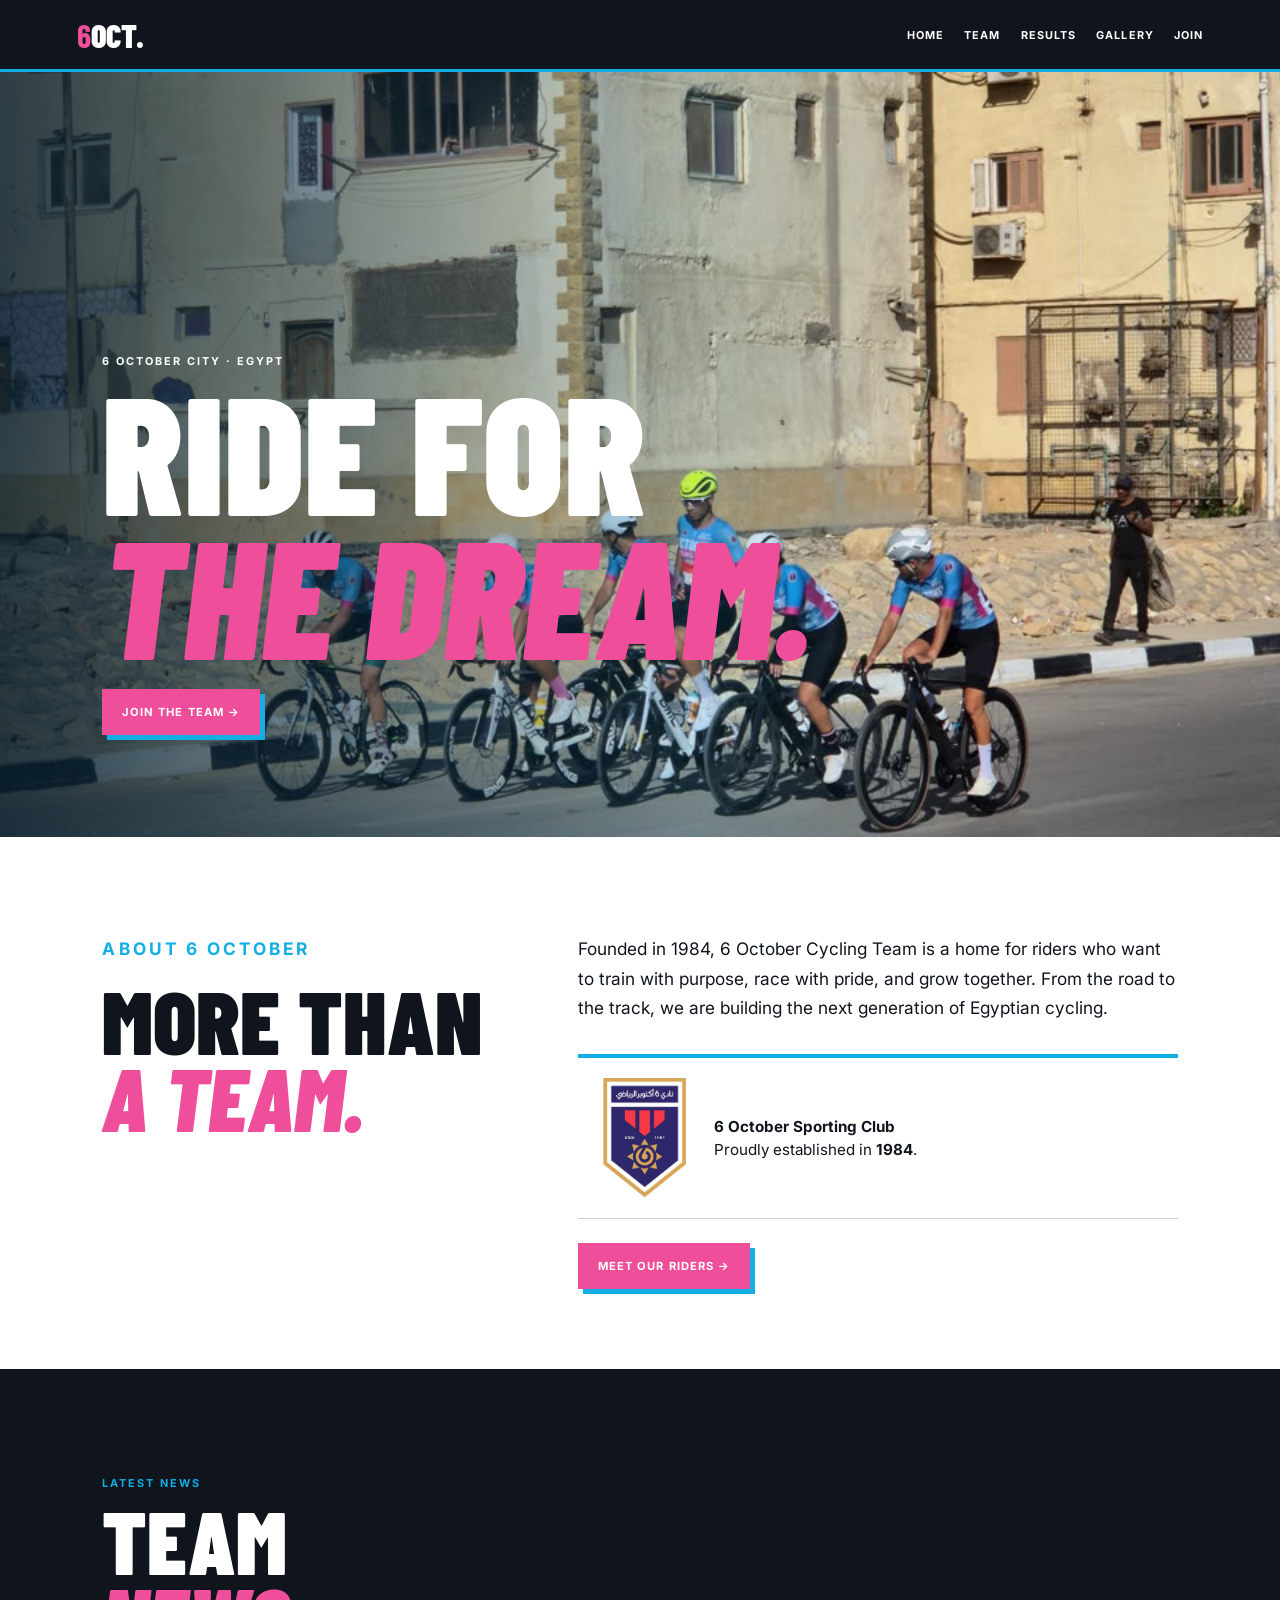
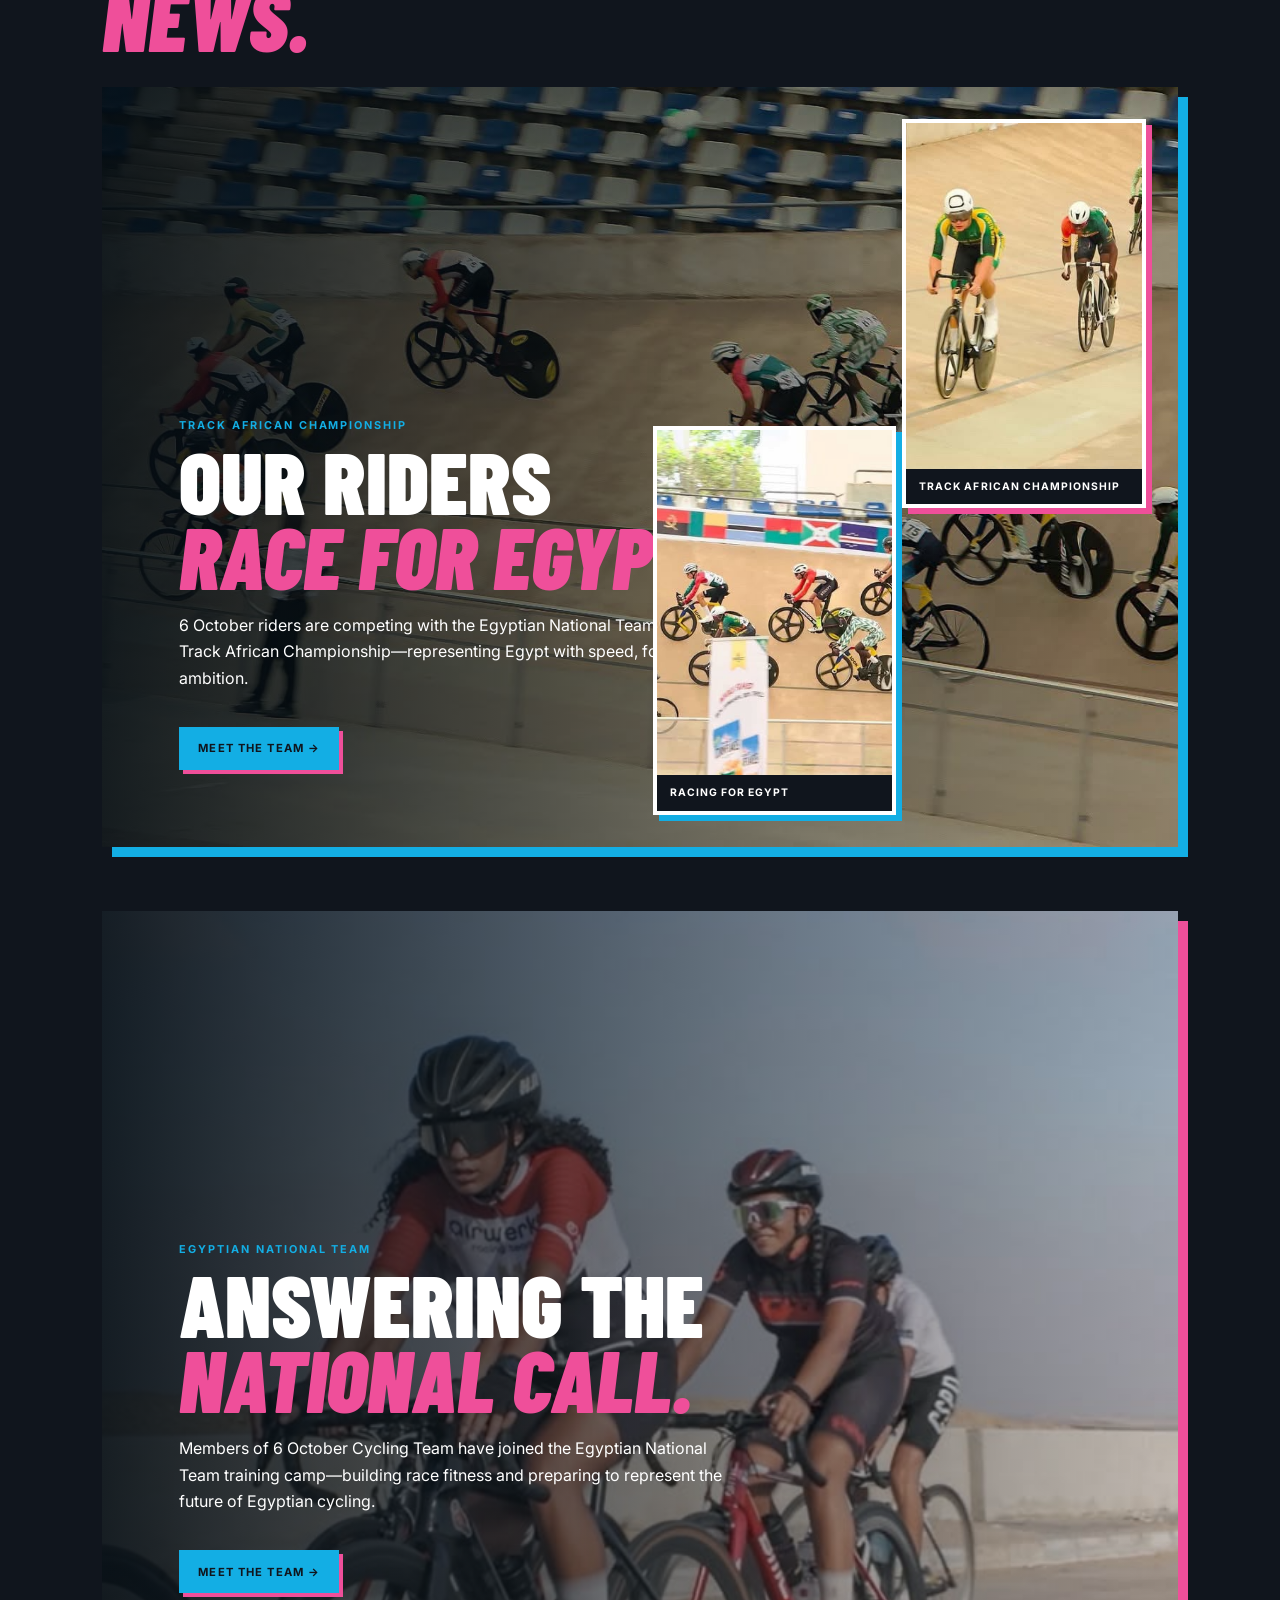
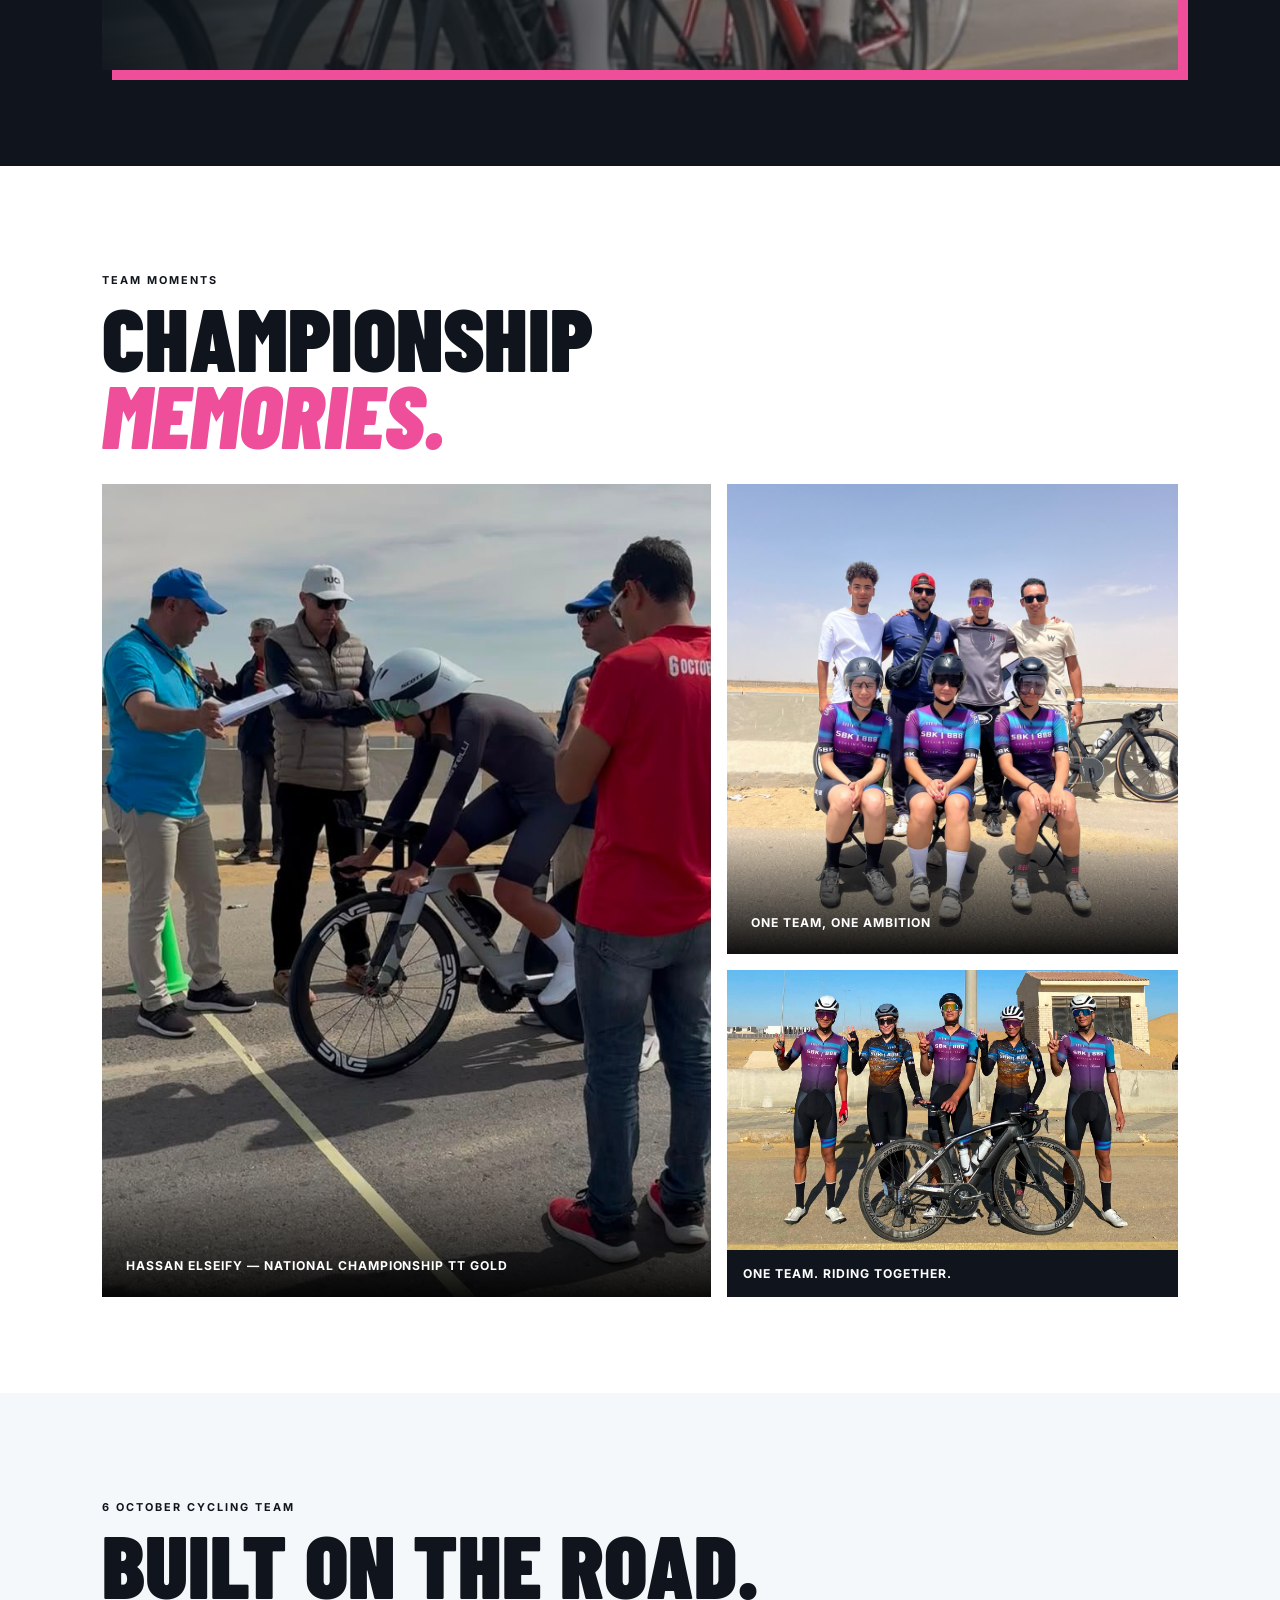
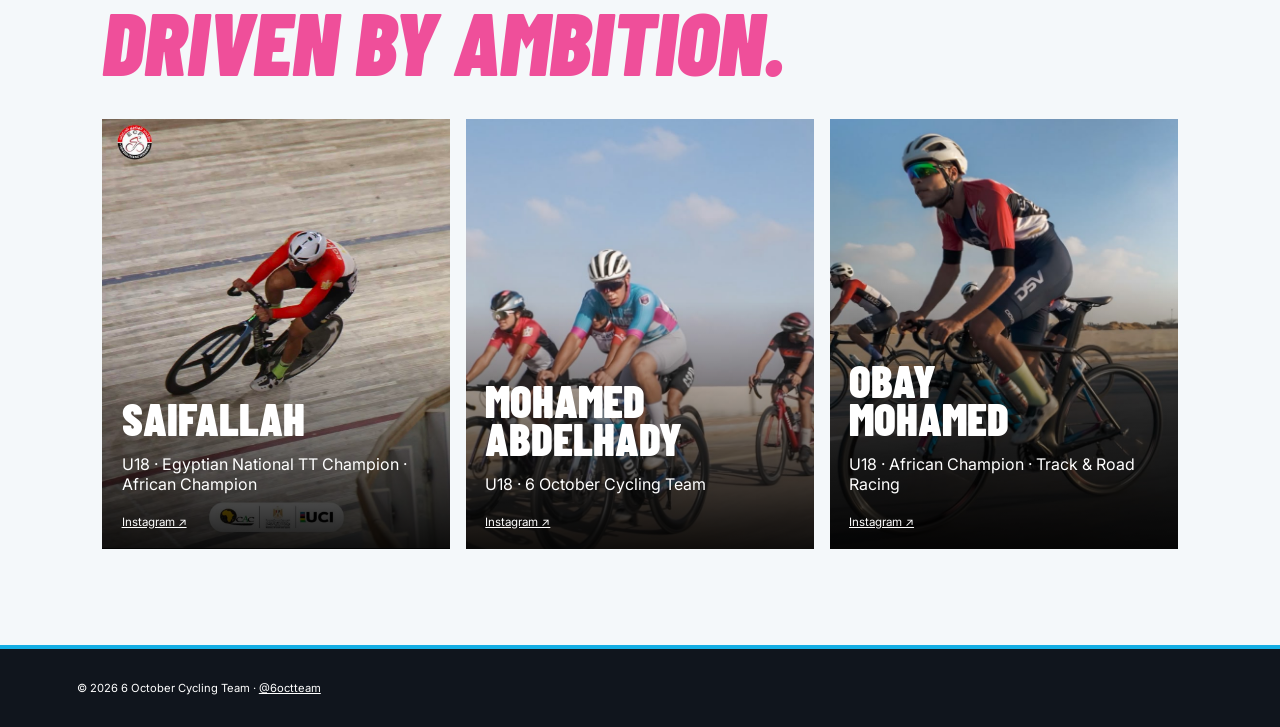
<file: index.html>
<!doctype html>
<html>
<head>
<meta charset="UTF-8"><meta name="viewport" content="width=device-width,initial-scale=1">
<title>6 October Cycling Team</title><meta name="description" content="6 October Cycling Team: developing the next generation of Egyptian cyclists."><meta property="og:title" content="6 October Cycling Team"><meta property="og:description" content="Ride for the dream. Follow the next generation of Egyptian cycling."><meta property="og:image" content="assets/team.jpg">
<link rel="stylesheet" href="styles.css"><link rel="stylesheet" href="news.css"><link rel="stylesheet" href="enhancements.css"><link rel="stylesheet" href="club.css"><link rel="icon" href="favicon.svg" type="image/svg+xml"><script src="site.js" defer></script>
<style>.team-moments{padding:6rem 8vw;background:#fff}.team-moments h2{font-size:clamp(3.5rem,7vw,7rem);margin-bottom:2rem}.moment-grid{display:grid;grid-template-columns:1.15fr .85fr;gap:1rem}.moment-card{margin:0;position:relative;min-height:470px;overflow:hidden;background:var(--ink);color:#fff}.moment-card img{width:100%;height:100%;position:absolute;inset:0;object-fit:cover}.moment-card figcaption{position:absolute;inset:auto 0 0;padding:5rem 1.5rem 1.5rem;background:linear-gradient(transparent,rgba(0,0,0,.92));font-weight:700;letter-spacing:.08em;text-transform:uppercase;font-size:.76rem}.moment-card:last-child{min-height:0}.moment-card:last-child img{position:relative;display:block;height:280px}.moment-card:last-child figcaption{position:relative;padding:1rem;background:var(--ink)}@media(max-width:700px){.team-moments{padding:4rem 7vw}.moment-grid{grid-template-columns:1fr}.moment-card{min-height:400px}}</style>
</head>
<body>
<header class="nav"><a class="brand" href="index.html"><b>6</b>OCT.</a><nav><a href="index.html">Home</a><a href="team.html">Team</a><a href="results.html">Results</a><a href="gallery.html">Gallery</a><a href="join.html">Join</a></nav></header>
<main>
<section class="hero"><img src="assets/team.jpg" alt="6 October Cycling Team members riding together"><div><p class="eyebrow">6 October City · Egypt</p><h1>RIDE FOR<br><em>THE DREAM.</em></h1><a class="button" href="join.html">Join the team →</a></div></section>
<section class="about" aria-labelledby="about-title"><div><p class="eyebrow">About 6 October</p><h2 id="about-title">MORE THAN<br><em>A TEAM.</em></h2></div><div><p>Founded in 1984, 6 October Cycling Team is a home for riders who want to train with purpose, race with pride, and grow together. From the road to the track, we are building the next generation of Egyptian cycling.</p><div class="club-heritage"><img src="assets/6oct-sporting-club-logo.png" alt="6 October Sporting Club logo"><p><b>6 October Sporting Club</b><br>Proudly established in <b>1984</b>.</p></div><a class="button" href="team.html">Meet our riders →</a></div></section>
<section class="news-section" aria-labelledby="team-news-title"><p class="eyebrow">Latest news</p><h2 id="team-news-title">TEAM<br><em>NEWS.</em></h2><article class="news-feature"><img class="news-main-image" src="assets/track-african-1.jpg" alt="Egyptian National Team riders competing at the Track African Championship"><div class="news-shade"></div><div class="news-content"><p class="eyebrow">Track African Championship</p><h3>OUR RIDERS<br><em>RACE FOR EGYPT.</em></h3><p>6 October riders are competing with the Egyptian National Team at the Track African Championship—representing Egypt with speed, focus, and ambition.</p><a class="news-button" href="team.html">Meet the team →</a></div><figure class="news-inset"><img src="assets/track-african-2.jpg" alt="Track cycling action at the African Championship"><figcaption>Track African Championship</figcaption></figure><figure class="news-inset news-inset-secondary"><img src="assets/track-african-3.jpg" alt="Egyptian National Team riders on the velodrome"><figcaption>Racing for Egypt</figcaption></figure></article><article class="news-feature news-feature-secondary"><img class="news-main-image" src="assets/national-team-training-camp.jpg" alt="6 October riders attending Egyptian National Team training camp"><div class="news-shade"></div><div class="news-content"><p class="eyebrow">Egyptian National Team</p><h3>ANSWERING THE<br><em>NATIONAL CALL.</em></h3><p>Members of 6 October Cycling Team have joined the Egyptian National Team training camp—building race fitness and preparing to represent the future of Egyptian cycling.</p><a class="news-button" href="team.html">Meet the team →</a></div></article></section>
<section class="team-moments" aria-labelledby="moments-title"><p class="eyebrow">Team moments</p><h2 id="moments-title">CHAMPIONSHIP<br><em>MEMORIES.</em></h2><div class="moment-grid"><figure class="moment-card"><img src="assets/hassan-elseify-tt-gold.jpg" alt="Hassan Elseify at the National Championship time-trial start"><figcaption>Hassan Elseify — National Championship TT gold</figcaption></figure><div><figure class="moment-card"><img src="assets/womens-team-championship.jpg" alt="6 October women riders at a championship"><figcaption>One team, one ambition</figcaption></figure><figure class="moment-card" style="margin-top:1rem"><img src="assets/womens-team-road.jpg" alt="6 October Cycling Team women and men together"><figcaption>One team. Riding together.</figcaption></figure></div></div></section>
<section class="section"><p class="eyebrow">6 October cycling team</p><h2>BUILT ON THE ROAD.<br><em>DRIVEN BY AMBITION.</em></h2><div class="cards"><article class="card"><img src="assets/saif-road.jpg" alt="Saifallah racing"><div><h3>SAIFALLAH</h3><p>U18 · Egyptian National TT Champion · African Champion</p><a href="https://www.instagram.com/saifallah.alsayed" target="_blank" rel="noopener">Instagram ↗</a></div></article><article class="card"><img src="assets/mohamed-abdelhady.jpg" alt="Mohamed Abdelhady racing"><div><h3>MOHAMED<br>ABDELHADY</h3><p>U18 · 6 October Cycling Team</p><a href="https://www.instagram.com/*.abdelhady*/" target="_blank" rel="noopener">Instagram ↗</a></div></article><article class="card"><img src="assets/obay-road.jpg" alt="Obay Mohamed racing"><div><h3>OBAY<br>MOHAMED</h3><p>U18 · African Champion · Track &amp; Road Racing</p><a href="https://www.instagram.com/obay_mohamed55" target="_blank" rel="noopener">Instagram ↗</a></div></article></div></section>
</main><footer class="footer">© 2026 6 October Cycling Team · <a href="https://www.instagram.com/6octteam" style="color:white" target="_blank" rel="noopener">@6octteam</a></footer>
</body></html>
</file>
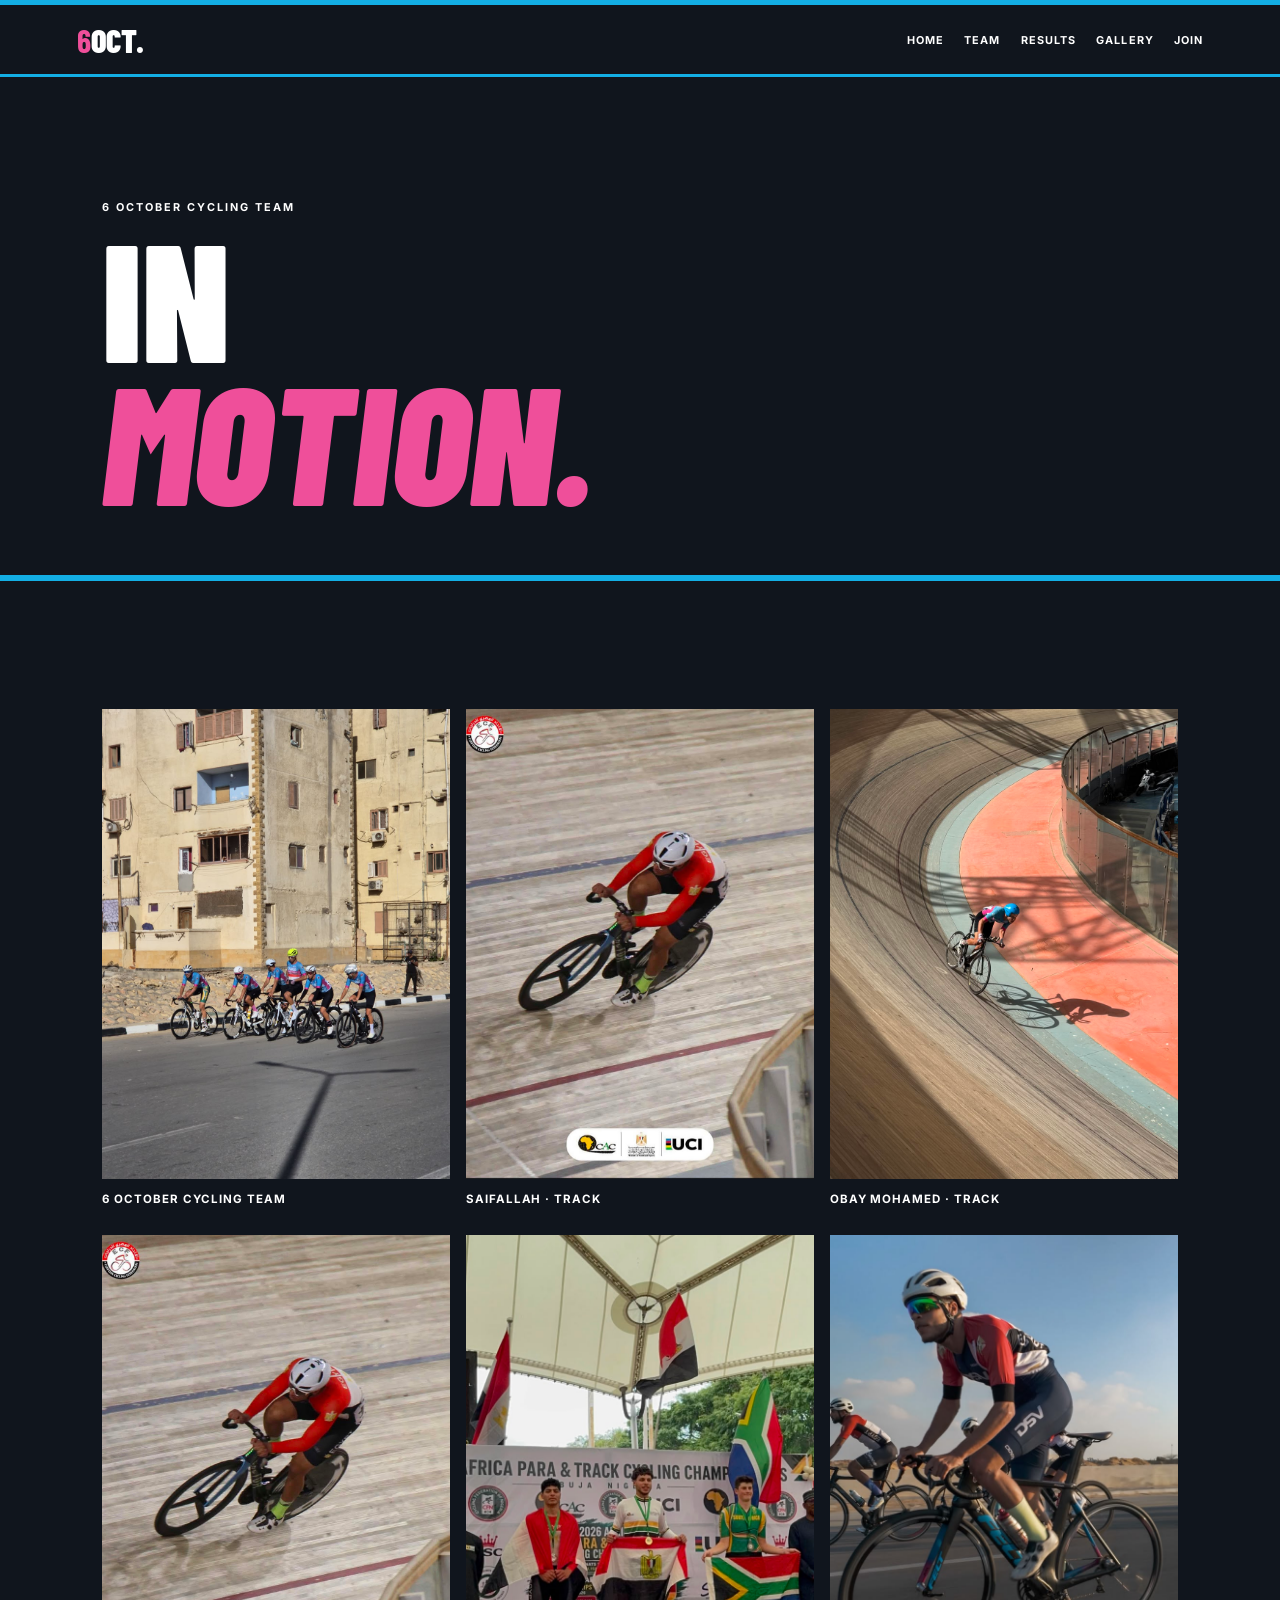
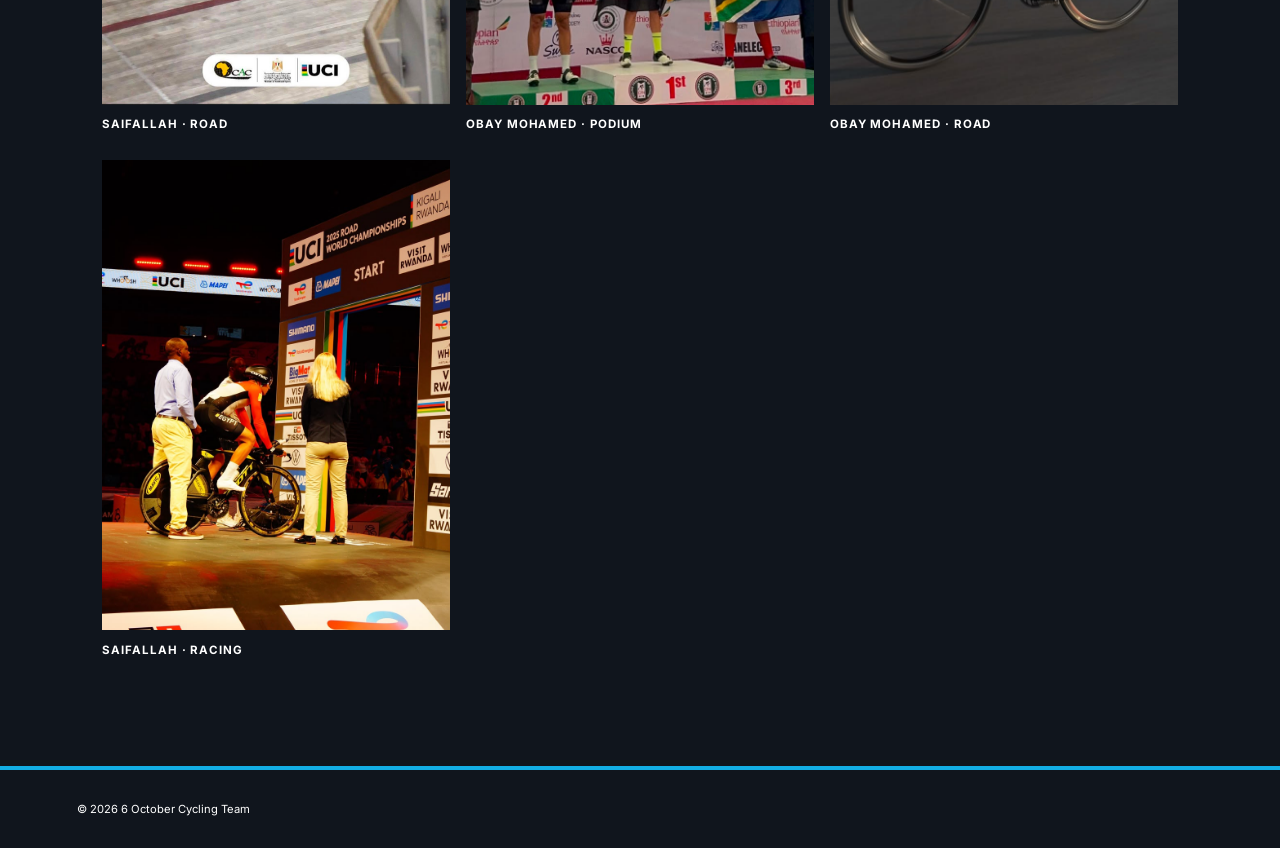
<file: gallery.html>
<!doctype html>
<html>
<head>
  <meta charset="UTF-8">
  <meta name="viewport" content="width=device-width,initial-scale=1">
  <title>Gallery | 6 October</title>
  <link rel="stylesheet" href="styles.css"><link rel="stylesheet" href="enhancements.css"><link rel="icon" href="favicon.svg" type="image/svg+xml"><script src="site.js" defer></script>
</head>
<body class="dark">
  <header class="nav"><a class="brand" href="index.html"><b>6</b>OCT.</a><nav><a href="index.html">Home</a><a href="team.html">Team</a><a href="results.html">Results</a><a href="gallery.html">Gallery</a><a href="join.html">Join</a></nav></header>
  <main><section class="page-hero"><p class="eyebrow">6 October Cycling Team</p><h1>IN<br><em>MOTION.</em></h1></section><section class="section"><div class="gallery">
    <figure><img src="assets/team.jpg" alt="6 October Cycling Team riding together"><figcaption>6 October Cycling Team</figcaption></figure>
    <figure><img src="assets/saif-track.jpg" alt="Saifallah on the track"><figcaption>Saifallah &middot; Track</figcaption></figure>
    <figure><img src="assets/obay-track.jpg" alt="Obay Mohamed on the track"><figcaption>Obay Mohamed &middot; Track</figcaption></figure>
    <figure><img src="assets/saif-road.jpg" alt="Saifallah road racing"><figcaption>Saifallah &middot; Road</figcaption></figure>
    <figure><img src="assets/obay-podium.jpg" alt="Obay Mohamed at a podium presentation"><figcaption>Obay Mohamed &middot; Podium</figcaption></figure>
    <figure><img src="assets/obay-road.jpg" alt="Obay Mohamed road racing"><figcaption>Obay Mohamed &middot; Road</figcaption></figure>
    <figure><img src="assets/saif-worlds.jpg" alt="Saifallah racing internationally"><figcaption>Saifallah &middot; Racing</figcaption></figure>
  </div></section></main>
  <footer class="footer">&copy; 2026 6 October Cycling Team</footer>
</body>
</html>
</file>
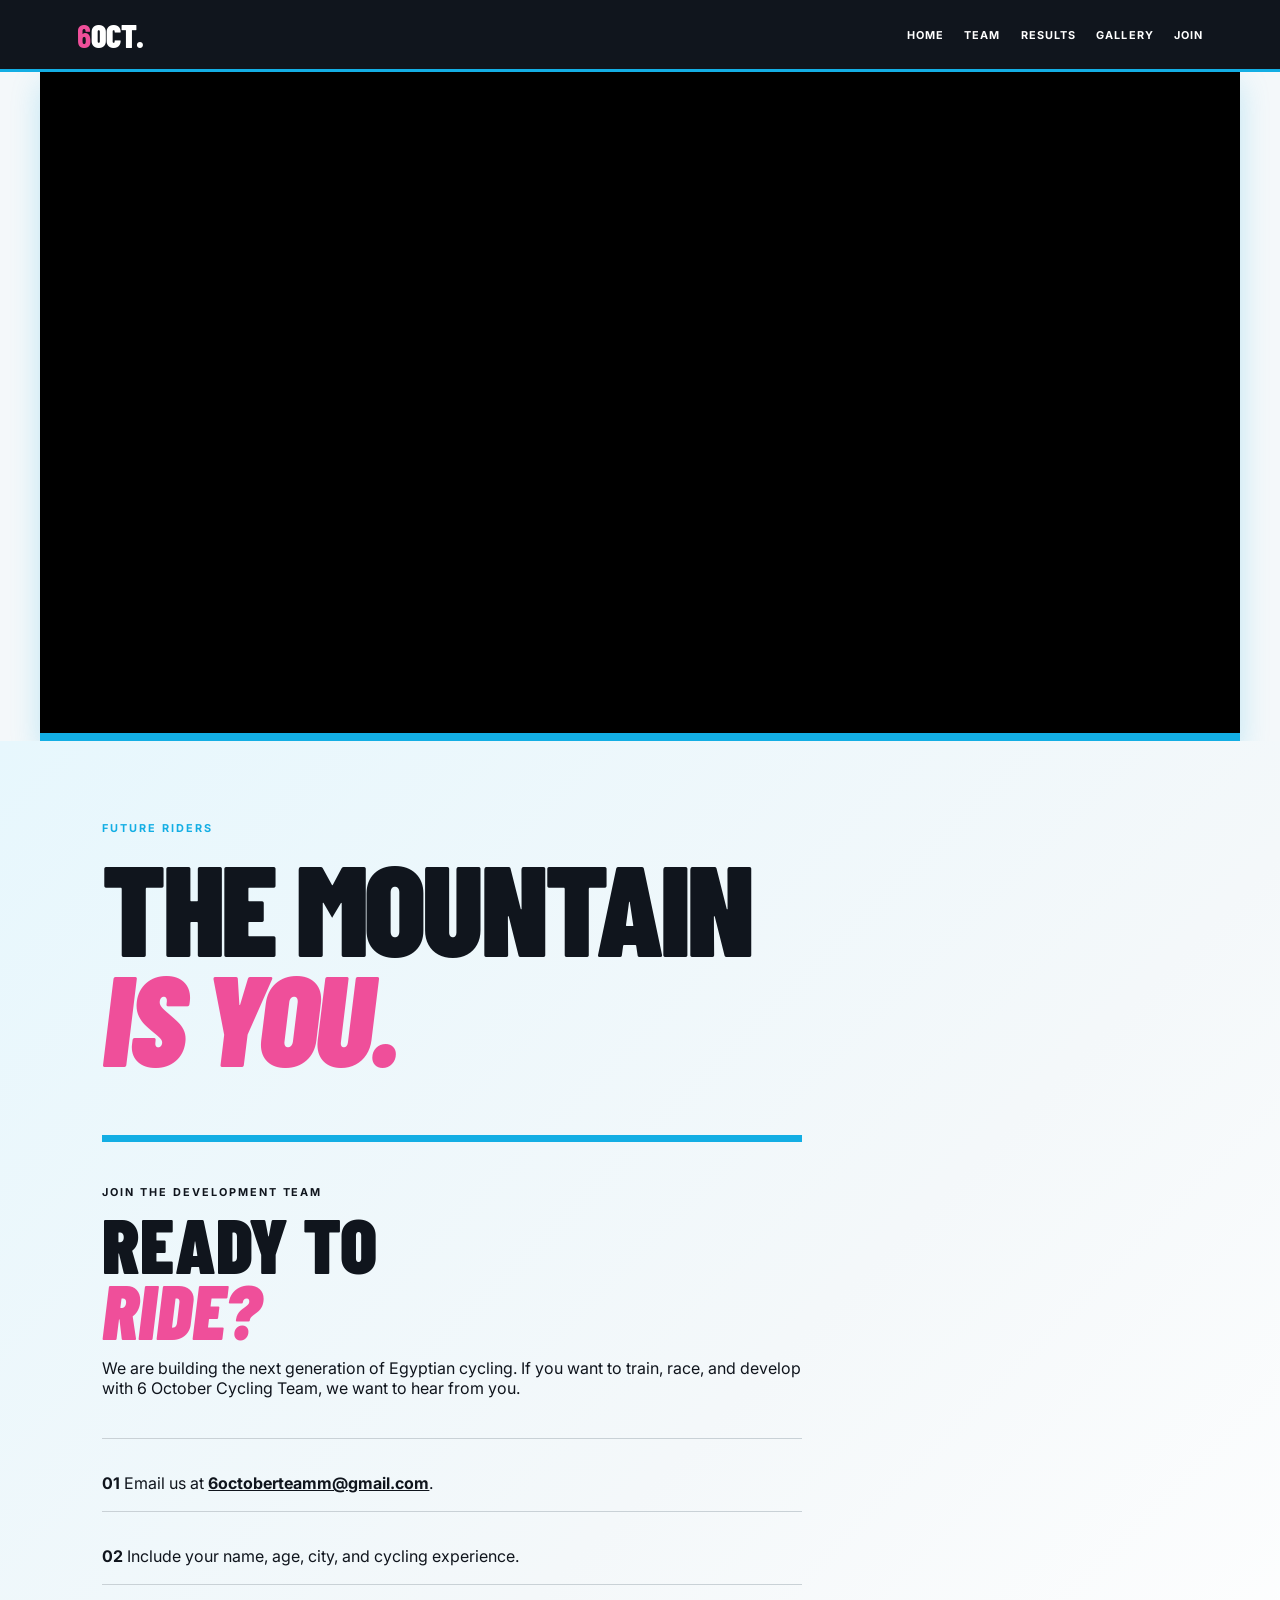
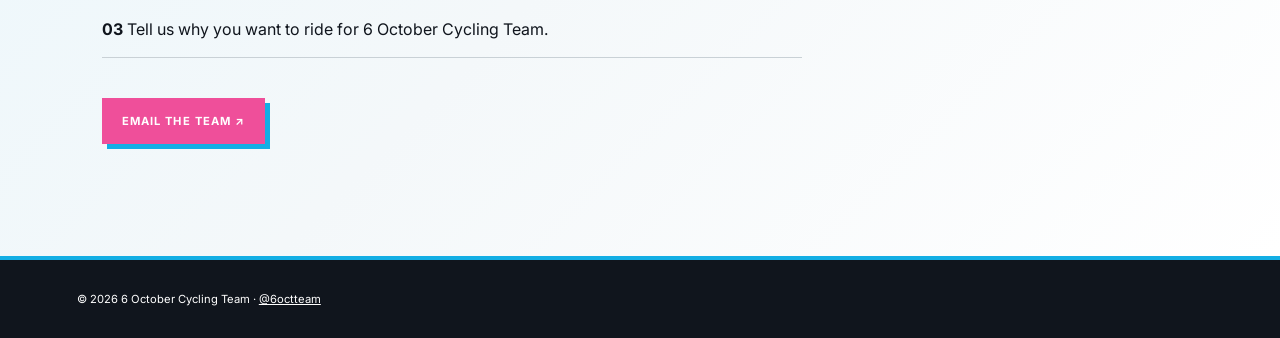
<file: join.html>
<!doctype html>
<html>
<head>
  <meta charset="UTF-8">
  <meta name="viewport" content="width=device-width,initial-scale=1">
  <title>Join | 6 October</title>
  <link rel="stylesheet" href="styles.css">
  <link rel="stylesheet" href="enhancements.css">
  <link rel="icon" href="favicon.svg" type="image/svg+xml">
  <script src="site.js" defer></script>
</head>
<body>
  <header class="nav">
    <a class="brand" href="index.html"><b>6</b>OCT.</a>
    <nav><a href="index.html">Home</a><a href="team.html">Team</a><a href="results.html">Results</a><a href="gallery.html">Gallery</a><a href="join.html">Join</a></nav>
  </header>
  <main class="join">
    <section class="join-video-wrap" aria-label="6 October Cycling Team riders">
      <video class="join-hero-video" autoplay muted loop playsinline preload="auto">
        <source src="assets/join-team-new.mp4" type="video/mp4">
      </video>
    </section>
    <section class="join-content">
      <p class="eyebrow">Future riders</p>
      <h1>THE MOUNTAIN<br><em>IS YOU.</em></h1>
      <div class="join-details">
        <p class="eyebrow">Join the development team</p>
        <h2>READY TO<br><em>RIDE?</em></h2>
        <p>We are building the next generation of Egyptian cycling. If you want to train, race, and develop with 6 October Cycling Team, we want to hear from you.</p>
        <section class="steps">
        <p><b>01</b> Email us at <a class="ig" href="mailto:6octoberteamm@gmail.com">6octoberteamm@gmail.com</a>.</p>
        <p><b>02</b> Include your name, age, city, and cycling experience.</p>
        <p><b>03</b> Tell us why you want to ride for 6 October Cycling Team.</p>
        </section>
        <a class="button" href="mailto:6octoberteamm@gmail.com?subject=Join%20the%206%20October%20Cycling%20Team">Email the team &#8599;</a>
      </div>
    </section>
  </main>
  <footer class="footer">&copy; 2026 6 October Cycling Team &middot; <a href="https://www.instagram.com/6octteam" target="_blank" rel="noopener">@6octteam</a></footer>
</body>
</html>
</file>
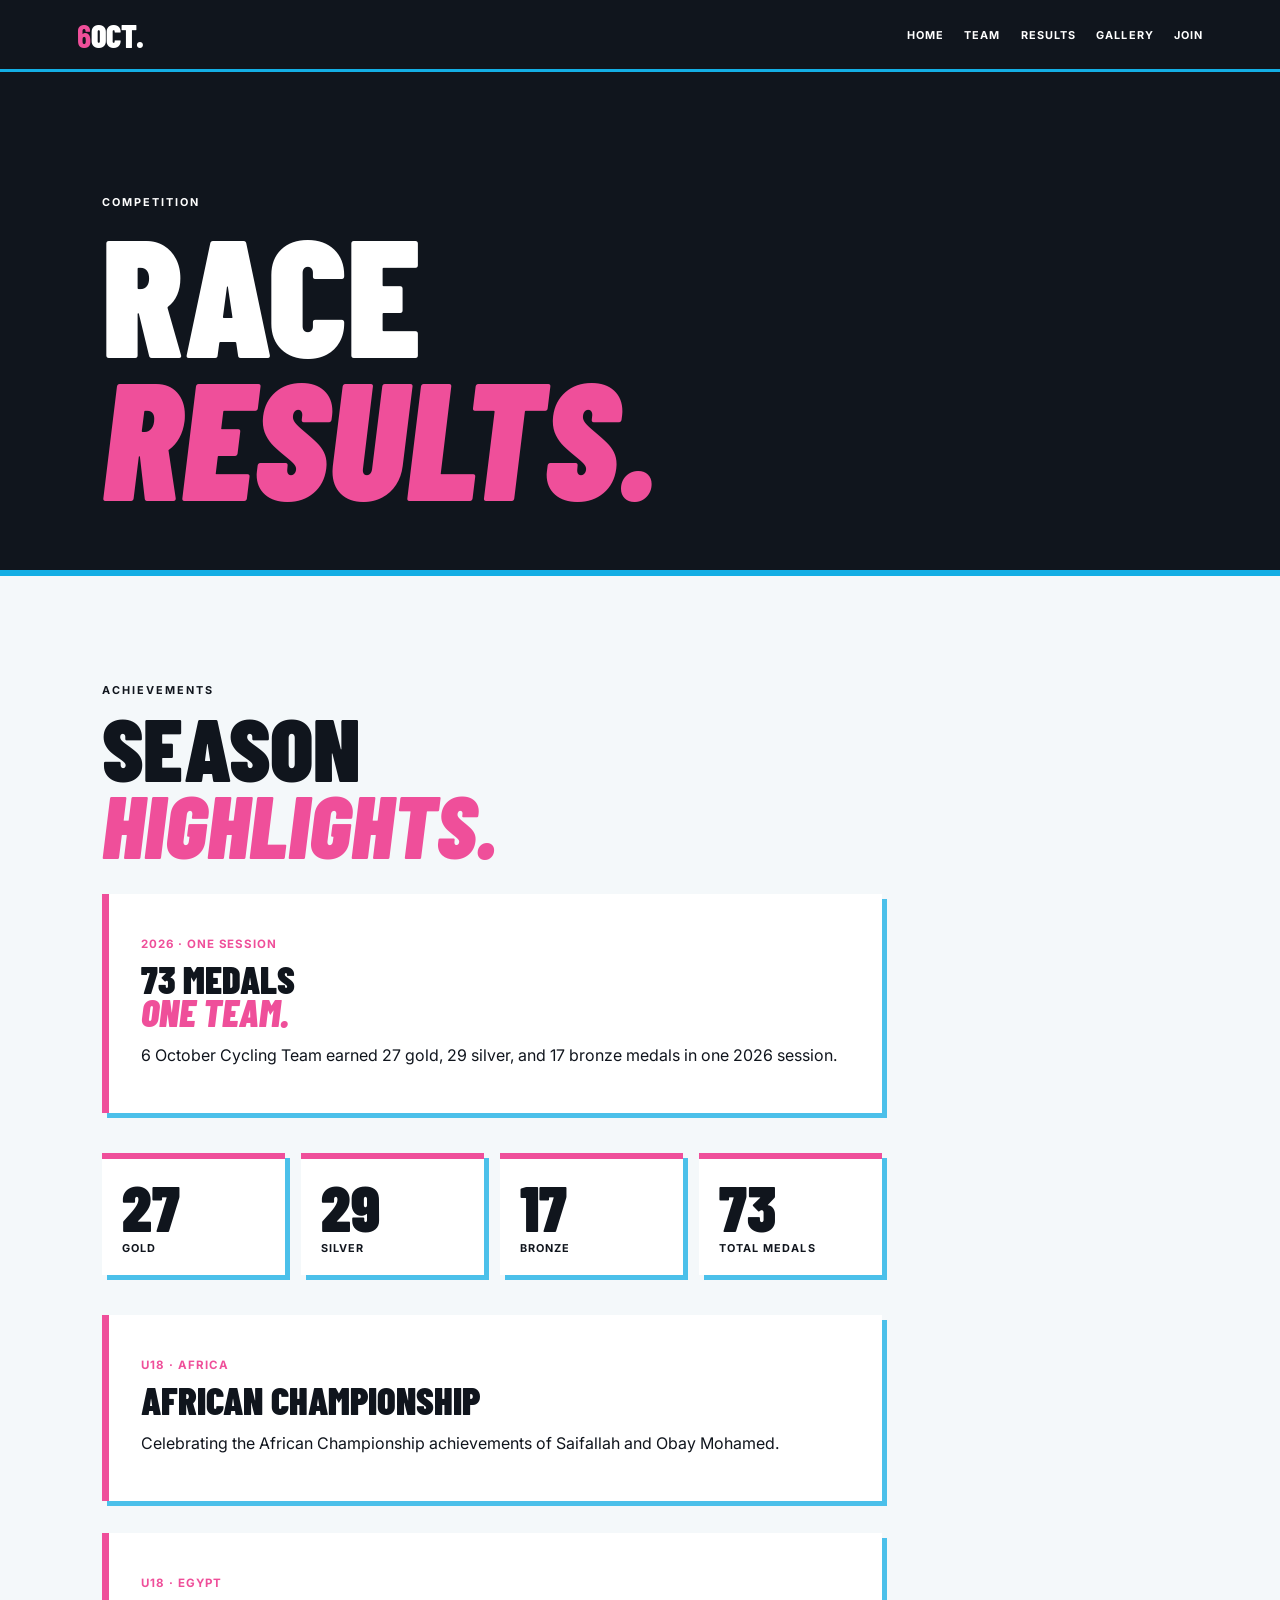
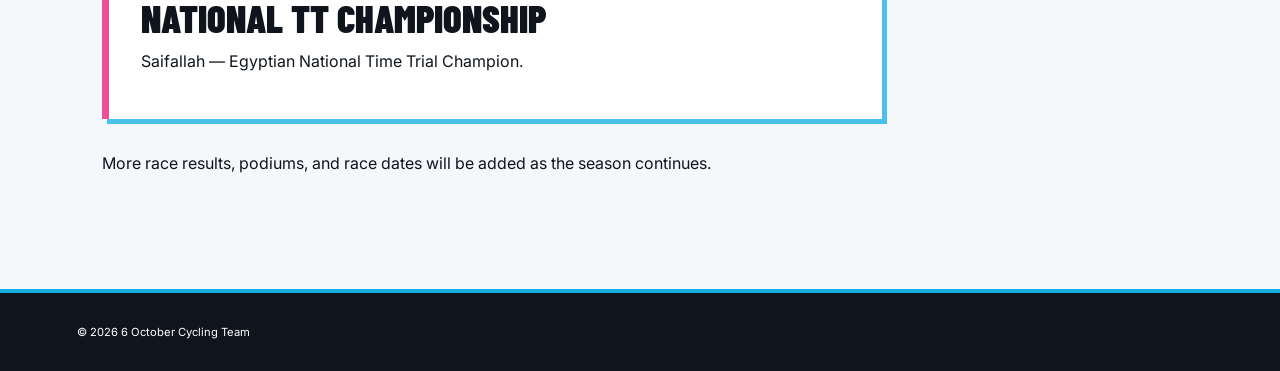
<file: results.html>
<!doctype html>
<html>
<head>
  <meta charset="UTF-8"><meta name="viewport" content="width=device-width,initial-scale=1"><title>Results | 6 October</title>
  <link rel="stylesheet" href="styles.css"><link rel="stylesheet" href="enhancements.css"><link rel="stylesheet" href="club.css"><link rel="icon" href="favicon.svg" type="image/svg+xml"><script src="site.js" defer></script>
</head>
<body>
  <header class="nav"><a class="brand" href="index.html"><b>6</b>OCT.</a><nav><a href="index.html">Home</a><a href="team.html">Team</a><a href="results.html">Results</a><a href="gallery.html">Gallery</a><a href="join.html">Join</a></nav></header>
  <main><section class="page-hero"><p class="eyebrow">Competition</p><h1>RACE<br><em>RESULTS.</em></h1></section><section class="section"><p class="eyebrow">Achievements</p><h2>SEASON<br><em>HIGHLIGHTS.</em></h2>
    <article class="result"><p class="result-meta">2026 &middot; One session</p><h3>73 MEDALS<br><em>ONE TEAM.</em></h3><p>6 October Cycling Team earned 27 gold, 29 silver, and 17 bronze medals in one 2026 session.</p></article>
    <div class="medal-grid" aria-label="2026 medal totals"><div class="medal-stat"><strong>27</strong><span>Gold</span></div><div class="medal-stat"><strong>29</strong><span>Silver</span></div><div class="medal-stat"><strong>17</strong><span>Bronze</span></div><div class="medal-stat"><strong>73</strong><span>Total medals</span></div></div>
    <article class="result"><p class="result-meta">U18 &middot; Africa</p><h3>AFRICAN CHAMPIONSHIP</h3><p>Celebrating the African Championship achievements of Saifallah and Obay Mohamed.</p></article>
    <article class="result"><p class="result-meta">U18 &middot; Egypt</p><h3>NATIONAL TT CHAMPIONSHIP</h3><p>Saifallah &mdash; Egyptian National Time Trial Champion.</p></article>
    <p class="results-note">More race results, podiums, and race dates will be added as the season continues.</p>
  </section></main><footer class="footer">&copy; 2026 6 October Cycling Team</footer>
</body>
</html>
</file>
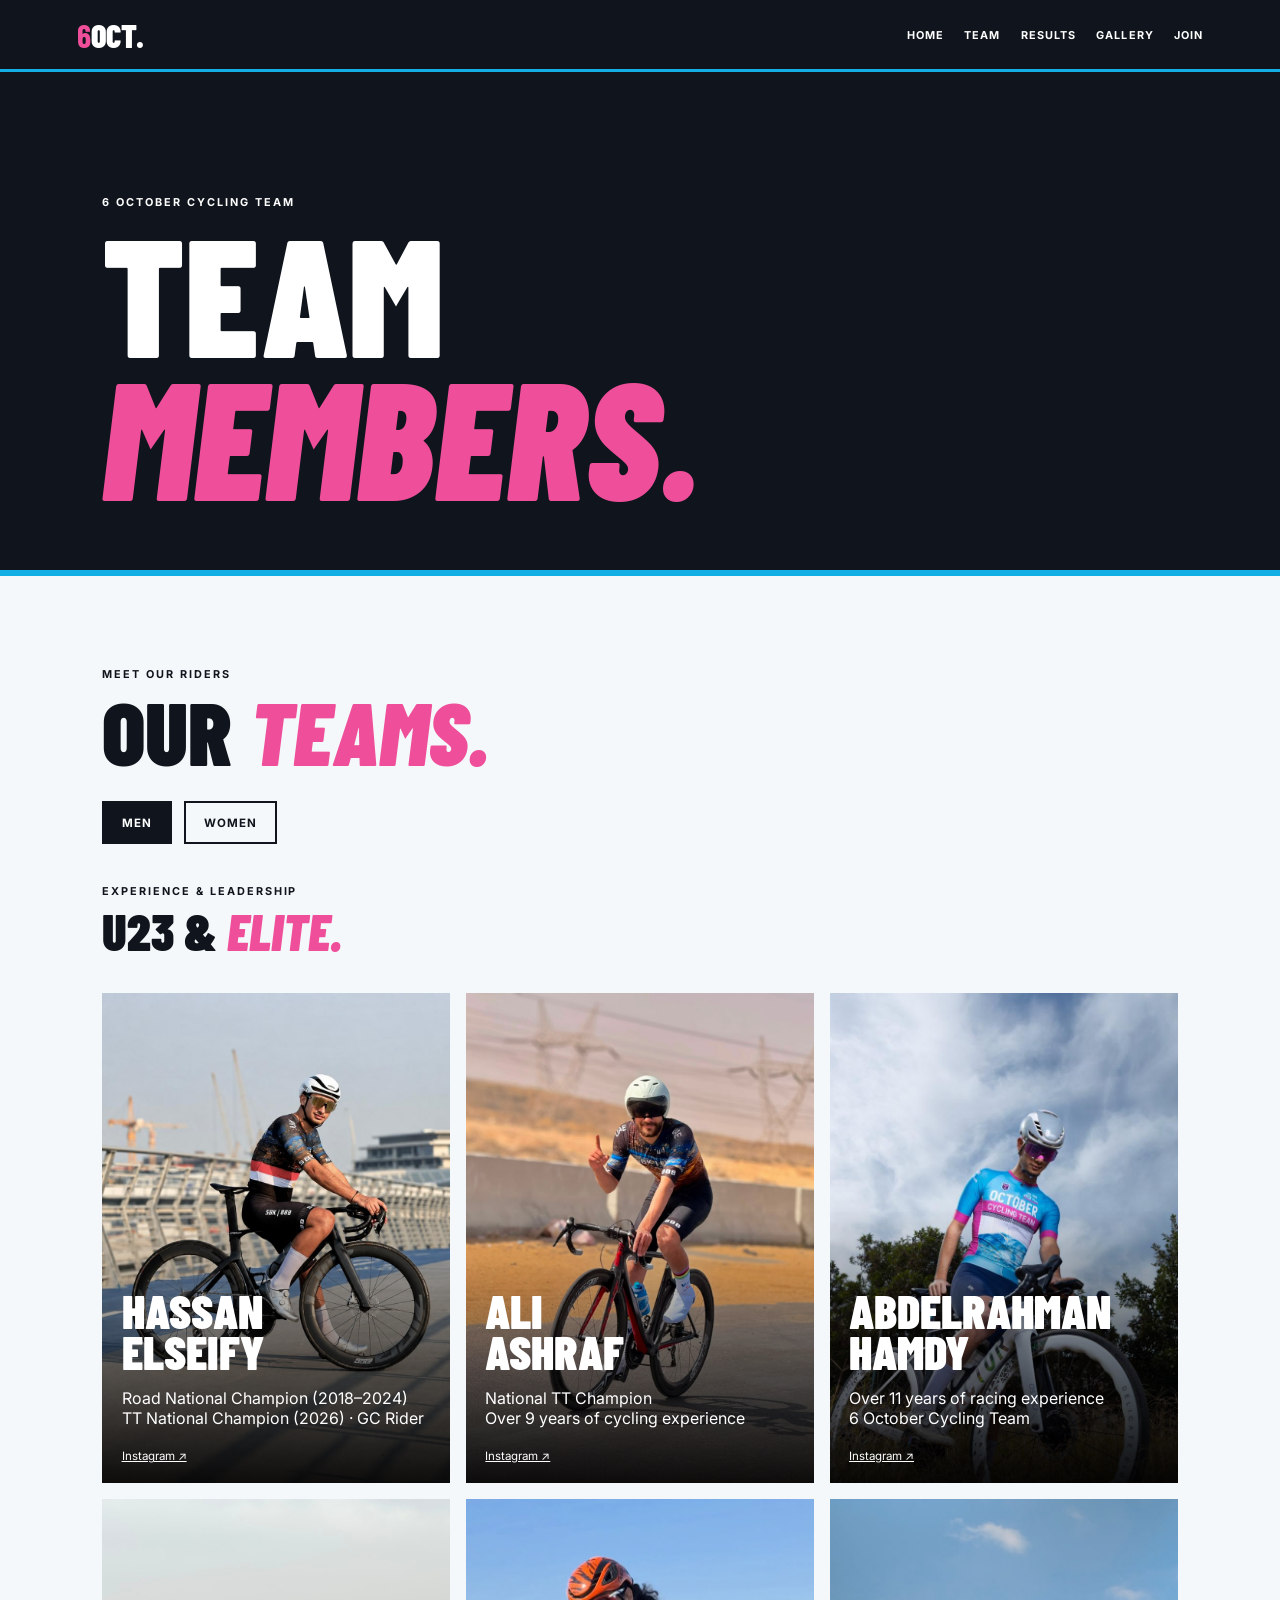
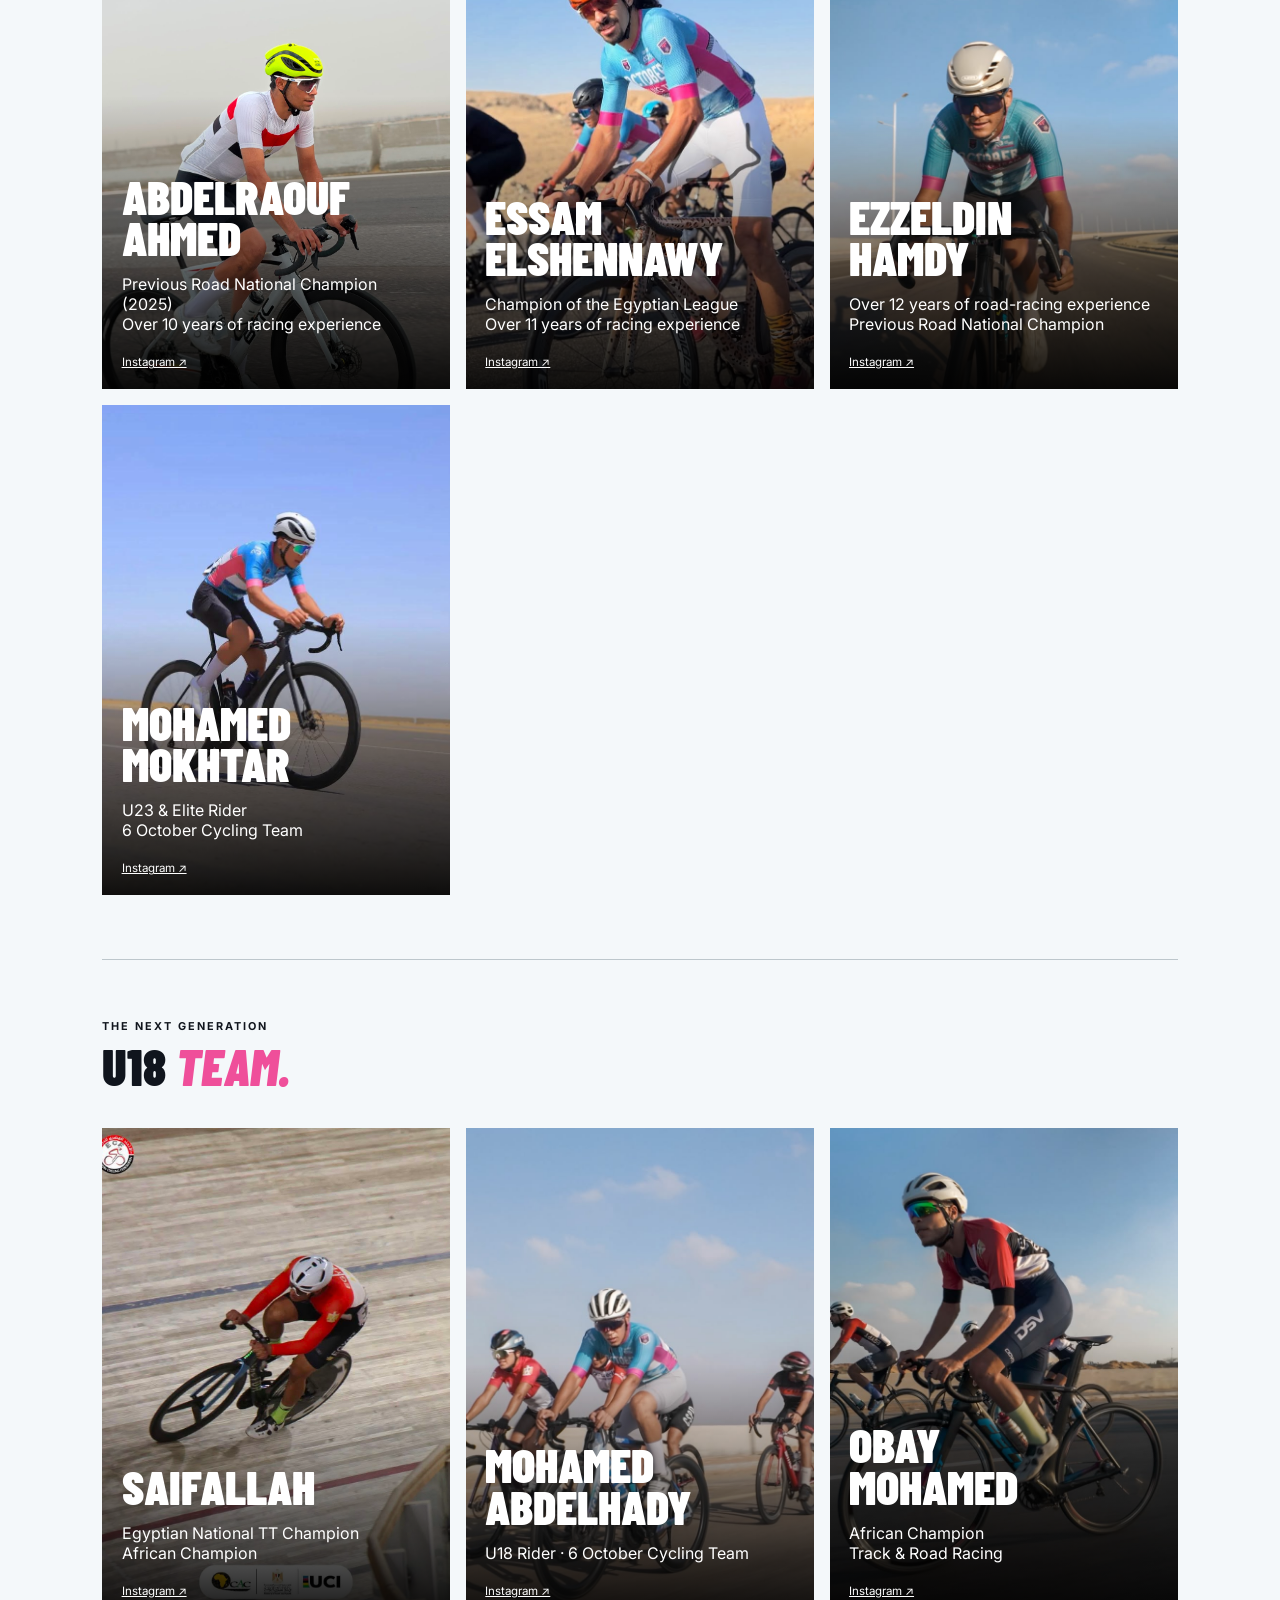
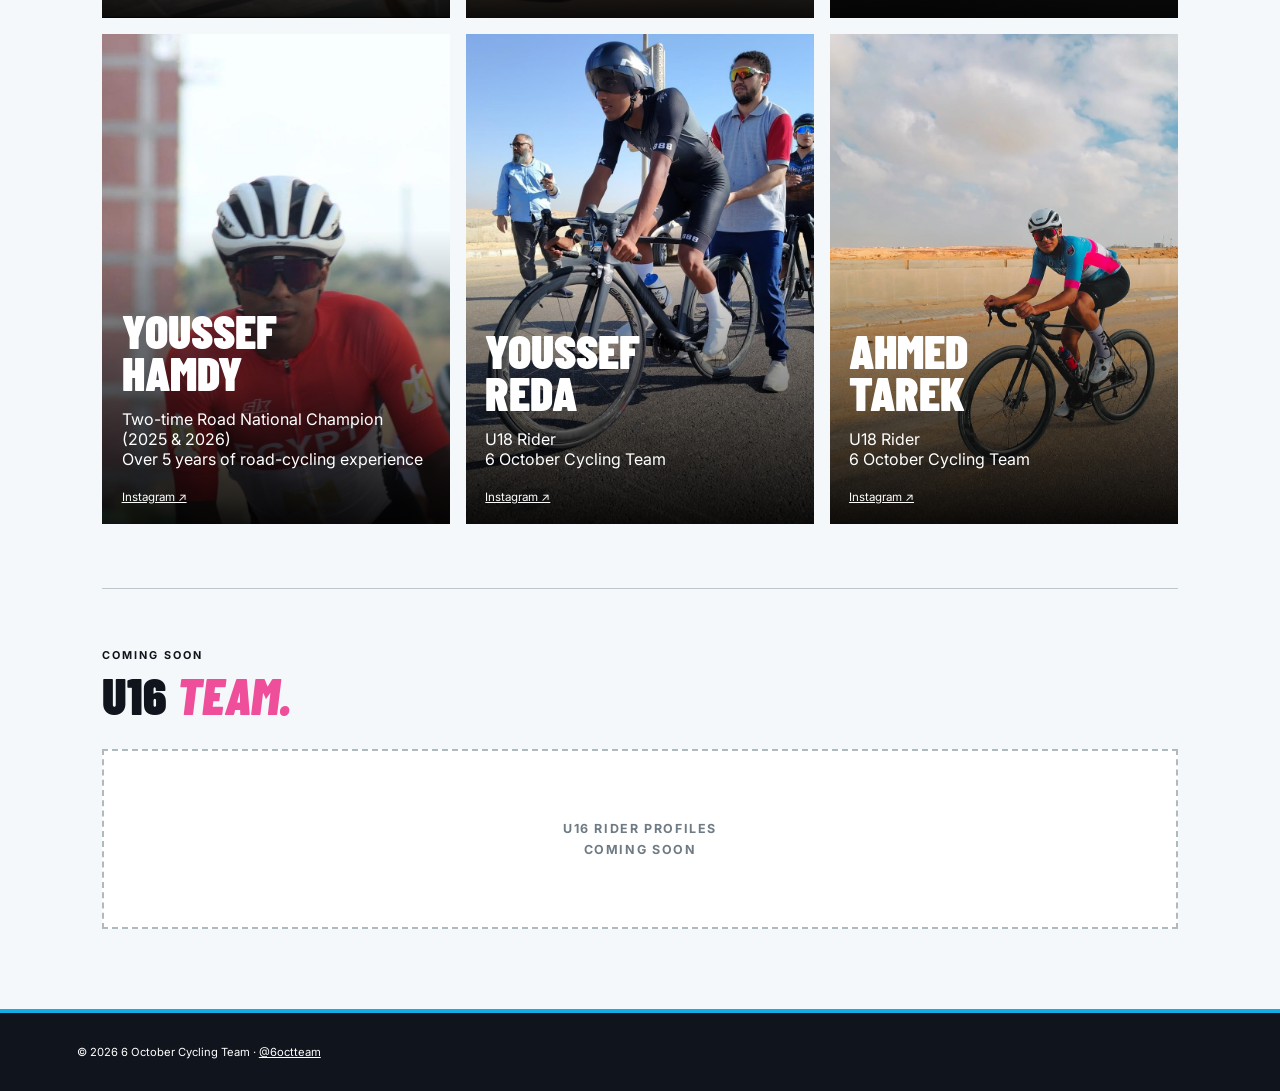
<file: team.html>
<!doctype html>
<html>
<head>
  <meta charset="UTF-8">
  <meta name="viewport" content="width=device-width,initial-scale=1">
  <title>Team Members | 6 October Cycling Team</title>
  <link rel="stylesheet" href="styles.css">
  <link rel="stylesheet" href="enhancements.css">
  <link rel="icon" href="favicon.svg" type="image/svg+xml">
  <script src="site.js" defer></script>
  <style>
    .squad{padding:5rem 8vw}.squad+.squad{border-top:1px solid #bdc7cc}.squad h2{font-size:clamp(3.5rem,7vw,7rem)}.team-switch{display:flex;gap:.75rem;margin:2rem 0 0}.team-switch button{border:2px solid var(--ink);background:transparent;color:var(--ink);padding:.8rem 1.1rem;font:700 .72rem Inter,Arial;letter-spacing:.1em;text-transform:uppercase;cursor:pointer}.team-switch button.is-active,.team-switch button:hover{background:var(--ink);color:#fff;border-color:var(--ink)}.team-panel[hidden]{display:none}.team-group{margin-top:2.5rem}.team-group+.team-group{margin-top:4rem;padding-top:3rem;border-top:1px solid #bdc7cc}.team-group h3{font-size:clamp(2.3rem,4vw,4rem)}.team-card{height:490px}.team-card .card-info{position:absolute;inset:auto 0 0;padding:5rem 1.2rem 1.2rem;background:linear-gradient(transparent,rgba(0,0,0,.92))}.team-card h3{font-size:3rem}.team-card a{color:#fff;font-size:.72rem}.empty{min-height:180px;margin-top:2rem;border:2px dashed #aeb9c0;display:flex;align-items:center;justify-content:center;text-align:center;background:#fff}.empty p{font-size:.78rem;text-transform:uppercase;letter-spacing:.13em;line-height:1.7;font-weight:700;color:#6f7b84}@media(max-width:700px){.squad{padding:4rem 7vw}.team-switch{gap:.5rem}.team-switch button{padding:.7rem .8rem}}
  </style>
</head>
<body>
  <header class="nav"><a class="brand" href="index.html"><b>6</b>OCT.</a><nav><a href="index.html">Home</a><a href="team.html">Team</a><a href="results.html">Results</a><a href="gallery.html">Gallery</a><a href="join.html">Join</a></nav></header>
  <main>
    <section class="page-hero"><p class="eyebrow">6 October Cycling Team</p><h1>TEAM<br><em>MEMBERS.</em></h1></section>
    <section class="squad">
      <p class="eyebrow">Meet our riders</p><h2>OUR <em>TEAMS.</em></h2>
      <div class="team-switch" role="tablist" aria-label="Team category"><button class="is-active" type="button" role="tab" aria-selected="true" aria-controls="men-team" id="men-tab" data-team="men-team">Men</button><button type="button" role="tab" aria-selected="false" aria-controls="women-team" id="women-tab" data-team="women-team">Women</button></div>
      <div class="team-panel" id="men-team" role="tabpanel" aria-labelledby="men-tab">
        <div class="team-group"><p class="eyebrow">Experience &amp; leadership</p><h3>U23 &amp; <em>ELITE.</em></h3><div class="cards">
          <article class="card team-card"><img src="assets/hassan-elseify.jpg" alt="Hassan Elseify road cycling"><div class="card-info"><h3>HASSAN<br>ELSEIFY</h3><p>Road National Champion (2018–2024)<br>TT National Champion (2026) · GC Rider</p><a href="https://www.instagram.com/hassanelseify_?utm_source=ig_web_button_share_sheet&amp;igsh=ZDNlZDc0MzIxNw==" target="_blank" rel="noopener">Instagram ↗</a></div></article>
          <article class="card team-card"><img src="assets/ali-ashraf.jpg" alt="Ali Ashraf road cycling"><div class="card-info"><h3>ALI<br>ASHRAF</h3><p>National TT Champion<br>Over 9 years of cycling experience</p><a href="https://www.instagram.com/privv_3loua_?igsh=MXQ1cW94aGszOWExcg==" target="_blank" rel="noopener">Instagram ↗</a></div></article>
          <article class="card team-card"><img src="assets/abdelrahman-hamdy.jpeg" alt="Abdelrahman Hamdy riding"><div class="card-info"><h3>ABDELRAHMAN<br>HAMDY</h3><p>Over 11 years of racing experience<br>6 October Cycling Team</p><a href="https://www.instagram.com/_abdelrahman_hamdy" target="_blank" rel="noopener">Instagram ↗</a></div></article>
          <article class="card team-card"><img src="assets/abdelraouf-ahmed.jpg" alt="Abdelraouf Ahmed road racing"><div class="card-info"><h3>ABDELRAOUF<br>AHMED</h3><p>Previous Road National Champion (2025)<br>Over 10 years of racing experience</p><a href="https://www.instagram.com/abdelraouf.ahmed/" target="_blank" rel="noopener">Instagram ↗</a></div></article>
          <article class="card team-card"><img src="assets/essam-elshennawy.jpg" alt="Essam Elshennawy road cycling"><div class="card-info"><h3>ESSAM<br>ELSHENNAWY</h3><p>Champion of the Egyptian League<br>Over 11 years of racing experience</p><a href="https://www.instagram.com/essamelshennawy?utm_source=ig_web_button_share_sheet&amp;igsh=ZDNlZDc0MzIxNw==" target="_blank" rel="noopener">Instagram ↗</a></div></article>
          <article class="card team-card"><img src="assets/ezzeldin-hamdy.jpeg" alt="Ezzeldin Hamdy riding"><div class="card-info"><h3>EZZELDIN<br>HAMDY</h3><p>Over 12 years of road-racing experience<br>Previous Road National Champion</p><a href="https://www.instagram.com/ezzeldin_hamdyy" target="_blank" rel="noopener">Instagram ↗</a></div></article>
          <article class="card team-card"><img src="assets/mohamed-mokhtar.jpg" alt="Mohamed Mokhtar road cycling"><div class="card-info"><h3>MOHAMED<br>MOKHTAR</h3><p>U23 &amp; Elite Rider<br>6 October Cycling Team</p><a href="https://www.instagram.com/m_mokh.7" target="_blank" rel="noopener">Instagram ↗</a></div></article>
        </div></div>
        <div class="team-group"><p class="eyebrow">The next generation</p><h3>U18 <em>TEAM.</em></h3><div class="cards">
          <article class="card team-card"><img src="assets/saifallah-track.jpg" alt="Saifallah track racing"><div class="card-info"><h3>SAIFALLAH</h3><p>Egyptian National TT Champion<br>African Champion</p><a href="https://www.instagram.com/saifallah.alsayed" target="_blank" rel="noopener">Instagram ↗</a></div></article>
          <article class="card team-card"><img src="assets/mohamed-abdelhady.jpg" alt="Mohamed Abdelhady racing"><div class="card-info"><h3>MOHAMED<br>ABDELHADY</h3><p>U18 Rider · 6 October Cycling Team</p><a href="https://www.instagram.com/*.abdelhady*/" target="_blank" rel="noopener">Instagram ↗</a></div></article>
          <article class="card team-card"><img src="assets/obay-road.jpg" alt="Obay Mohamed racing"><div class="card-info"><h3>OBAY<br>MOHAMED</h3><p>African Champion<br>Track &amp; Road Racing</p><a href="https://www.instagram.com/obay_mohamed55" target="_blank" rel="noopener">Instagram ↗</a></div></article>
          <article class="card team-card"><img src="assets/youssef-hamdy.jpg" alt="Youssef Hamdy road cycling"><div class="card-info"><h3>YOUSSEF<br>HAMDY</h3><p>Two-time Road National Champion (2025 &amp; 2026)<br>Over 5 years of road-cycling experience</p><a href="https://www.instagram.com/_.yousseff1" target="_blank" rel="noopener">Instagram ↗</a></div></article>
          <article class="card team-card"><img src="assets/youssef-reda.jpg" alt="Youssef Reda road cycling"><div class="card-info"><h3>YOUSSEF<br>REDA</h3><p>U18 Rider<br>6 October Cycling Team</p><a href="https://www.instagram.com/usf_redaa" target="_blank" rel="noopener">Instagram ↗</a></div></article>
          <article class="card team-card"><img src="assets/ahmed-tarek.jpg" alt="Ahmed Tarek riding for 6 October Cycling Team"><div class="card-info"><h3>AHMED<br>TAREK</h3><p>U18 Rider<br>6 October Cycling Team</p><a href="https://www.instagram.com/____ahmedtarek____/?utm_source=ig_web_button_share_sheet" target="_blank" rel="noopener">Instagram ↗</a></div></article>
        </div></div>
        <div class="team-group"><p class="eyebrow">Coming soon</p><h3>U16 <em>TEAM.</em></h3><div class="empty"><p>U16 rider profiles<br>coming soon</p></div></div>
      </div>
      <div class="team-panel" id="women-team" role="tabpanel" aria-labelledby="women-tab" hidden>
        <div class="team-group"><p class="eyebrow">Road &amp; track</p><h3>U23 &amp; <em>ELITE.</em></h3><div class="cards"><article class="card team-card"><img src="assets/hapepa-eliwa.jpg" alt="Hapepa Eliwa riding"><div class="card-info"><h3>HAPEPA<br>ELIWA</h3><p>Road &amp; Track Cyclist<br>Arab &amp; African Champion · GC Rider<br>Over 11 years of racing experience</p><a href="https://www.instagram.com/hapepa.eliwa?utm_source=ig_web_button_share_sheet&amp;igsh=ZDNlZDc0MzIxNw=" target="_blank" rel="noopener">Instagram ↗</a></div></article></div></div>
        <div class="team-group"><p class="eyebrow">The next generation</p><h3>U18 <em>TEAM.</em></h3><div class="empty"><p>Women’s U18 rider profiles<br>coming soon</p></div></div>
      </div>
    </section>
  </main>
  <footer class="footer">© 2026 6 October Cycling Team · <a href="https://www.instagram.com/6octteam" style="color:white" target="_blank" rel="noopener">@6octteam</a></footer>
  <script>document.querySelectorAll('[data-team]').forEach(function(button){button.addEventListener('click',function(){document.querySelectorAll('[data-team]').forEach(function(item){var active=item===button;item.classList.toggle('is-active',active);item.setAttribute('aria-selected',active);document.getElementById(item.dataset.team).hidden=!active;});});});</script>
</body>
</html>
</file>
<file: styles.css>
@import url('https://fonts.googleapis.com/css2?family=Barlow+Condensed:ital,wght@0,700;0,800;0,900;1,700&family=Inter:wght@400;600;700&display=swap');

:root{--pink:#ef4f9a;--blue:#13aee4;--ink:#10151d;--paper:#f4f8fa}
*{box-sizing:border-box}
html{scroll-behavior:smooth}
body{margin:0;font-family:Inter,Arial;color:var(--ink);background:var(--paper)}
h1,h2,h3{font-family:'Barlow Condensed';line-height:.86;margin:0;font-weight:900}
em{color:var(--pink)}
.nav{height:72px;background:var(--ink);display:flex;align-items:center;justify-content:space-between;padding:0 6vw;color:white;border-bottom:3px solid var(--blue)}
.brand{color:white;text-decoration:none;font:900 2rem 'Barlow Condensed'}
.brand b{color:var(--pink)}
nav{display:flex;gap:1.25rem}
nav a{color:white;text-decoration:none;text-transform:uppercase;font-size:.68rem;letter-spacing:.1em;font-weight:700}
.hero{min-height:85vh;position:relative;display:flex;align-items:end;padding:8vw;color:white;overflow:hidden}
.hero>img{position:absolute;inset:0;width:100%;height:100%;object-fit:cover}
.hero:after{content:'';position:absolute;inset:0;background:linear-gradient(90deg,rgba(4,28,43,.82),rgba(19,174,228,.12) 55%,transparent 75%)}
.hero div{position:relative;z-index:1}
.eyebrow{font-size:.68rem;letter-spacing:.18em;text-transform:uppercase;font-weight:700}
.hero h1,.page-hero h1{font-size:clamp(5rem,13vw,11rem)}
.button{display:inline-block;color:#fff;background:var(--pink);box-shadow:5px 5px 0 var(--blue);padding:1rem 1.2rem;text-decoration:none;text-transform:uppercase;font-size:.7rem;letter-spacing:.1em;font-weight:700;margin-top:1.5rem}
.section{padding:6rem 8vw}
.section h2{font-size:clamp(3.5rem,7vw,7rem)}
.news-section{padding:6rem 8vw;background:var(--ink);color:#fff}.news-section>h2{font-size:clamp(3.5rem,7vw,7rem);margin-bottom:2rem}.news-section>.eyebrow{color:var(--blue)}.news-feature{position:relative;min-height:640px;overflow:hidden;background:#000;box-shadow:10px 10px 0 var(--blue)}.news-main-image{position:absolute;inset:0;width:100%;height:100%;object-fit:cover;object-position:center 55%}.news-shade{position:absolute;inset:0;background:linear-gradient(90deg,rgba(4,13,20,.9),rgba(4,13,20,.36) 62%,rgba(4,13,20,.08))}.news-content{position:relative;z-index:1;max-width:700px;padding:clamp(2rem,6vw,5rem);padding-top:clamp(12rem,29vw,20rem)}.news-content .eyebrow{color:var(--blue)}.news-content h3{font-size:clamp(3rem,6.8vw,6.2rem);margin-bottom:1.2rem}.news-content>p:not(.eyebrow){max-width:560px;line-height:1.65}.news-button{display:inline-block;margin-top:1.25rem;padding:.9rem 1.2rem;background:var(--blue);color:var(--ink);font-size:.7rem;letter-spacing:.1em;text-transform:uppercase;text-decoration:none;font-weight:700;box-shadow:4px 4px 0 var(--pink)}.news-inset{position:absolute;z-index:2;top:2rem;right:2rem;width:clamp(130px,19vw,260px);margin:0;border:4px solid #fff;background:var(--ink);box-shadow:6px 6px 0 var(--pink)}.news-inset img{display:block;width:100%;height:clamp(180px,27vw,370px);object-fit:cover}.news-inset figcaption{padding:.7rem .8rem;color:#fff;font-size:.65rem;letter-spacing:.1em;text-transform:uppercase;font-weight:700}
.cards{display:grid;grid-template-columns:repeat(3,1fr);gap:1rem;margin-top:2.5rem}
.card{height:430px;position:relative;overflow:hidden;color:#fff}
.card img{width:100%;height:100%;object-fit:cover}
.card div{position:absolute;inset:auto 0 0;padding:1.2rem;background:linear-gradient(transparent,rgba(0,0,0,.9));padding-top:5rem}
.card h3{font-size:2.8rem}
.card a{color:white;font-size:.72rem}
.dark{background:var(--ink);color:#fff;border-top:5px solid var(--blue)}
.gallery{display:grid;grid-template-columns:repeat(3,1fr);gap:1rem;margin-top:2rem}
.gallery img{width:100%;height:330px;object-fit:cover}
.gallery img:nth-child(1),.gallery img:nth-child(5){height:470px}
.page-hero{padding:7rem 8vw 4rem;background:var(--ink);color:#fff;border-bottom:6px solid var(--blue)}
.result{background:#fff;border-left:7px solid var(--pink);box-shadow:5px 5px 0 rgba(19,174,228,.75);padding:2rem;margin:2rem 0;max-width:780px}
.result h3{font-size:2.4rem}
.join{min-height:calc(100vh - 72px)}
.join-video-wrap{width:min(100%,1200px);aspect-ratio:832/464;margin:0 auto;background:#000;overflow:hidden;border-bottom:8px solid var(--blue);box-shadow:0 12px 28px rgba(19,174,228,.22)}
.join-hero-video{width:100%;height:100%;display:block;object-fit:contain}
.join-content{padding:5rem 8vw 7rem;background:linear-gradient(135deg,#e7f7fd 0%,var(--paper) 58%,#fff 100%)}
.join-content>h1{font-size:clamp(4.5rem,10vw,10rem);max-width:1000px;letter-spacing:-.03em}
.join-content>.eyebrow{color:var(--blue);margin:0 0 1rem}
.join-details{max-width:700px;margin-top:4rem;padding-top:2rem;border-top:7px solid var(--blue)}
.join-details h2{font-size:clamp(3rem,6vw,6rem)}
.mountain-video{margin-top:2.5rem;padding:1.5rem;background:var(--ink);color:#fff;border-left:7px solid var(--pink);box-shadow:7px 7px 0 var(--blue)}
.mountain-video .eyebrow{color:var(--blue);margin:0 0 .65rem}
.mountain-video h2{font-size:clamp(3rem,5vw,5rem);margin-bottom:1.25rem}
.mountain-video video{display:block;width:100%;max-height:520px;background:#000;object-fit:contain}
.steps{border-top:1px solid #c9d1d6;margin-top:2.5rem}
.steps p{border-bottom:1px solid #c9d1d6;padding:1rem 0;line-height:1.5}
.ig{color:var(--ink);font-weight:700}
.footer{padding:2rem 6vw;background:var(--ink);color:#fff;font-size:.7rem;border-top:4px solid var(--blue)}
@media(max-width:700px){nav a:not(:last-child){display:none}.cards,.gallery{grid-template-columns:1fr}.gallery img,.gallery img:nth-child(1),.gallery img:nth-child(5){height:330px}.section,.news-section{padding:4rem 7vw}.news-feature{min-height:650px;box-shadow:6px 6px 0 var(--blue)}.news-content{padding:19rem 1.5rem 2rem}.news-inset{top:1rem;right:1rem;width:125px}.news-inset img{height:175px}.join-content{padding:3.5rem 7vw 5rem}.join-details{margin-top:3rem}.mountain-video{padding:1rem}}
</file>
<file: news.css>
.news-feature-secondary{margin-top:4rem;box-shadow:10px 10px 0 var(--pink)}
.news-inset-secondary{top:auto;bottom:2rem;right:clamp(150px,22vw,300px);box-shadow:6px 6px 0 var(--blue)}
@media(max-width:700px){.news-feature-secondary{box-shadow:6px 6px 0 var(--pink)}.news-inset-secondary{display:none}}
</file>
<file: enhancements.css>
.nav{position:sticky;top:0;z-index:20}.menu-toggle{display:none;border:1px solid var(--blue);background:transparent;color:#fff;padding:.55rem .7rem;font:700 .68rem Inter,Arial;letter-spacing:.08em;text-transform:uppercase}.about{padding:5rem 8vw;background:#fff;display:grid;grid-template-columns:minmax(0,1fr) minmax(0,1.4fr);gap:3rem;align-items:start}.about h2{font-size:clamp(3.5rem,7vw,7rem)}.about p{max-width:670px;font-size:1.08rem;line-height:1.7}.about .eyebrow{color:var(--blue)}.gallery figure{margin:0;position:relative;overflow:hidden}.gallery figure img{display:block}.gallery figcaption{padding:.8rem 0;color:#fff;font-size:.72rem;letter-spacing:.08em;text-transform:uppercase;font-weight:700}.result-meta{color:var(--pink);font-weight:700;letter-spacing:.08em;text-transform:uppercase;font-size:.72rem}.results-note{max-width:780px;line-height:1.6}.footer a{color:#fff}.footer a:focus,.footer a:hover{color:var(--blue)}
@media(max-width:700px){.menu-toggle{display:block}.nav{padding:0 7vw}.nav nav{display:none;position:absolute;top:69px;left:0;right:0;padding:1rem 7vw 1.25rem;background:var(--ink);border-bottom:3px solid var(--blue);flex-direction:column;gap:1rem}.nav nav.is-open{display:flex}.nav nav a:not(:last-child){display:block}.about{padding:4rem 7vw;display:block}.about p{font-size:1rem}.gallery figure img,.gallery figure:nth-child(1) img,.gallery figure:nth-child(5) img{height:330px}.news-inset-secondary{display:none}}
</file>
<file: club.css>
.club-heritage{display:flex;gap:1.5rem;align-items:center;margin-top:2rem;padding:1.25rem;border-top:4px solid var(--blue);border-bottom:1px solid #c9d1d6}.club-heritage img{width:92px;height:120px;object-fit:contain}.club-heritage p{margin:0;font-size:.95rem;line-height:1.55}.medal-grid{display:grid;grid-template-columns:repeat(4,1fr);gap:1rem;margin:2.5rem 0;max-width:780px}.medal-stat{padding:1.2rem;background:#fff;box-shadow:5px 5px 0 rgba(19,174,228,.75);border-top:6px solid var(--pink)}.medal-stat strong{display:block;font:900 clamp(2.5rem,5vw,4.5rem) 'Barlow Condensed';line-height:.9}.medal-stat span{font-size:.68rem;letter-spacing:.1em;text-transform:uppercase;font-weight:700}@media(max-width:700px){.medal-grid{grid-template-columns:repeat(2,1fr)}.club-heritage{align-items:flex-start}.club-heritage img{width:72px;height:95px}}
</file>
